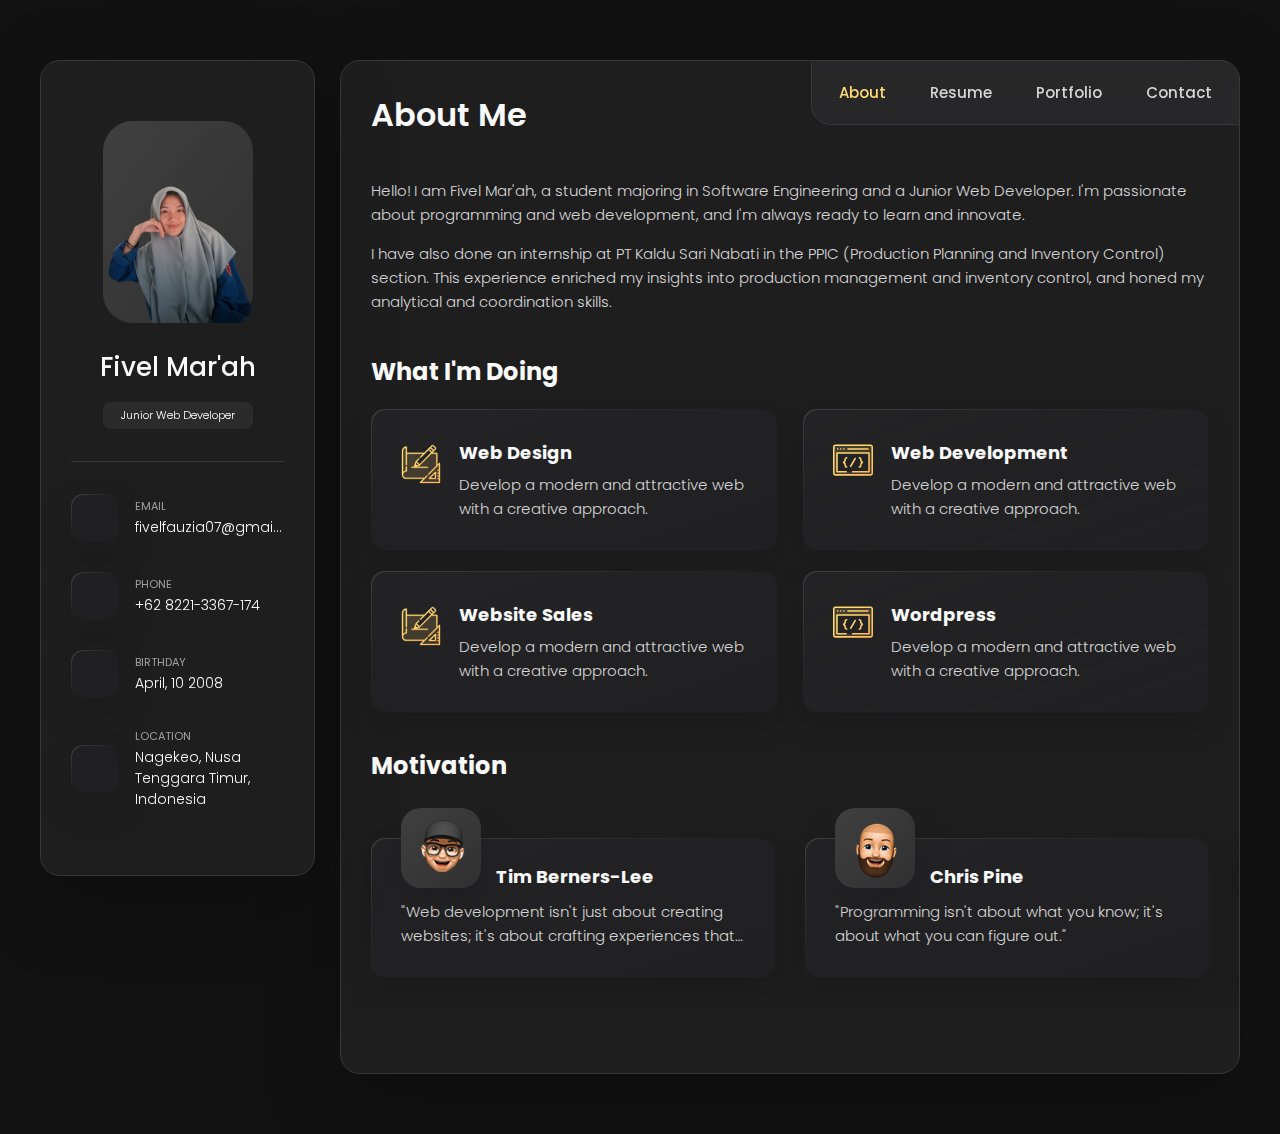
<file: index.html>
<!DOCTYPE html>
<html lang="en">
<head>
    <meta charset="UTF-8">
    <meta name="viewport" content="width=device-width, initial-scale=1.0">
    <title>Portfolio</title>

    <link rel="shortcut icon" href="img/logo.jpg" type="image/x-icon">

    <!--css link-->
    <link rel="stylesheet" href="style.css">
    <!--icon link-->
    <link rel="stylesheet" href="https://cdnjs.cloudflare.com/ajax/libs/font-awesome/6.5.2/css/all.min.css" integrity="sha512-SnH5WK+bZxgPHs44uWIX+LLJAJ9/2PkPKZ5QiAj6Ta86w+fsb2TkcmfRyVX3pBnMFcV7oQPJkl9QevSCWr3W6A==" crossorigin="anonymous" referrerpolicy="no-referrer" />
    <!--font link-->
    <link href="https://fonts.googleapis.com/css2?family=Poppins:wght@300;400;500;600&display=swap" rel="stylesheet">  
</head>
<body>
    <!-- main -->
        <main>
        
    <!-- sidebar -->
            <aside class="sidebar" data-sidebar>

                <div class="sidebar-info">

                    <figure class="avtar-box">
                        <img src="img/002.png" width="80">
                    </figure>

                    <div class="info-contents">
                        <h1 class="name" title="Fivel Mar'ah">Fivel Mar'ah</h1>
                        <p class="title">Junior Web Developer</p>
                    </div>

                    <button class="info-more-btn" data-sidebar-btn>
                        <span>Show Contacts</span>
                        <i class="fa-solid fa-chevron-down"></i>
                    </button>
                </div>

                <div class="sidebar-info-more">
                    <div class="separator"></div>
                    <ul class="contact-list">

                        <li class="contact-item">
                            <div class="icon-box">
                                <i class="fa-solid fa-envelope"></i>
                            </div>
                            <div class="contact-info">
                                <p class="contact-title">Email</p>
                                <a href="#" class="contact-link">fivelfauzia07@gmail.com</a>
                            </div>
                        </li>

                        <li class="contact-item">
                            <div class="icon-box">
                                <i class="fa-solid fa-phone"></i>
                            </div>
                            <div class="contact-info">
                                <p class="contact-title">Phone</p>
                                <a href="#" class="contact-link">+62 8221-3367-174</a>
                            </div>
                        </li>

                        <li class="contact-item">
                            <div class="icon-box">
                                <i class="fa-solid fa-calendar-day"></i>
                            </div>
                            <div class="contact-info">
                                <p class="contact-title">Birthday</p>
                               <time datetime="1997-06-16">April, 10 2008</time>
                            </div>
                        </li>

                        <li class="contact-item">
                            <div class="icon-box">
                                <i class="fa-solid fa-location-dot"></i>
                            </div>
                            <div class="contact-info">
                                <p class="contact-title">Location</p>
                                <address>Nagekeo, Nusa Tenggara Timur, Indonesia</address>
                            </div>
                        </li>

                    </ul>

                    <div class="separator"></div>

                    <ul class="social-list">

                        <li class="social-item">
                            <a href="#" class="social-link">
                                <i class="fa-brands fa-facebook"></i>
                            </a>
                        </li>

                        <li class="social-item">
                            <a href="#" class="social-link">
                                <i class="fa-brands fa-x-twitter"></i>
                            </a>
                        </li>

                        <li class="social-item">
                            <a href="#" class="social-link">
                                <i class="fa-brands fa-youtube"></i>
                            </a>
                        </li>

                        <li class="social-item">
                            <a href="#" class="social-link">
                                <i class="fa-brands fa-telegram"></i>
                            </a>
                        </li>

                        <li class="social-item">
                            <a href="#" class="social-link">
                                <i class="fa-brands fa-instagram"></i>
                            </a>
                        </li>

                    </ul>
                </div>
            </aside>

    <!-- main content -->

    <div class="main-content">

    <!-- navbar -->

    <nav class="navbar">
        <ul class="navbar-list">
            <li class="navbar-item">
                <button class="navbar-link active" data-nav-link>About</button>
            </li>

            <li class="navbar-item">
                <button class="navbar-link" data-nav-link>Resume</button>
            </li>

            <li class="navbar-item">
                <button class="navbar-link" data-nav-link>Portfolio</button>
            </li>

            <li class="navbar-item">
                <button class="navbar-link" data-nav-link>Contact</button>
            </li>
        </ul>
    </nav>

    <!-- about -->

    <article class="about active" data-page="about">

        <header>
            <h2 class="h2 article-title">About me</h2>
        </header>

        <section class="about-text">
            <p>
                Hello! I am Fivel Mar'ah, a student majoring in Software Engineering and a Junior Web Developer. I'm passionate about programming and web development, and I'm always ready to learn and innovate.
            </p>
            <p>
                I have also done an internship at PT Kaldu Sari Nabati in the PPIC (Production Planning and Inventory Control) section. This experience enriched my insights into production management and inventory control, and honed my analytical and coordination skills.
            </p>
        </section>

    

    <!-- service -->

    <section class="service">
        <h3 class="h3 service-title">What i'm doing</h3>
        <ul class="service-list">
            <li class="service-item">
                <div class="service-icon-box">
                    <img src="img/icon-design.svg" alt="design icon" width="40">
                </div>

                <div class="service-content-box">
                    <h4 class="h4 service-item-title">Web Design</h4>
                    <p class="service-item-text"> Develop a modern and attractive web with a creative approach.
                    </p>
                </div>
            </li>

            <li class="service-item">
                <div class="service-icon-box">
                    <img src="img/icon-dev.svg" alt="web development icon" width="40">
                </div>

                <div class="service-content-box">
                    <h4 class="h4 service-item-title">Web Development</h4>
                    <p class="service-item-text"> Develop a modern and attractive web with a creative approach.
                    </p>
                </div>
            </li>

            <li class="service-item">
                <div class="service-icon-box">
                    <img src="img/icon-design.svg" alt="design icon" width="40">
                </div>

                <div class="service-content-box">
                    <h4 class="h4 service-item-title">Website sales</h4>
                    <p class="service-item-text">Develop a modern and attractive web with a creative approach.</p>  
                </div>
            </li>

            <li class="service-item">
                <div class="service-icon-box">
                    <img src="img/icon-dev.svg" alt="web development icon" width="40">
                </div>

                <div class="service-content-box">
                    <h4 class="h4 service-item-title">Wordpress</h4>
                    <p class="service-item-text"> Develop a modern and attractive web with a creative approach.
                    </p>
                </div>
            </li>

        </ul>
    </section>

    <!-- testmonials -->

    <section class="testimonials">

        <h3 class="h3 testimonials-title">Motivation</h3>

        <ul class="testimonials-list has-scrollbar">

          <li class="testimonials-item">
            <div class="content-card" data-testimonials-item>

              <figure class="testimonials-avatar-box">
                <img src="img/avatar-1.png" alt="Tim Berners-Lee" width="60" data-testimonials-avatar>
              </figure>

              <h4 class="h4 testimonials-item-title" data-testimonials-title>Tim Berners-Lee</h4>

              <div class="testimonials-text" data-testimonials-text>
                <p>
                    "Web development isn't just about creating websites; it's about crafting experiences that can change the world."
                </p>
              </div>

            </div>
          </li>

          <li class="testimonials-item">
            <div class="content-card" data-testimonials-item>

              <figure class="testimonials-avatar-box">
                <img src="img/avatar-2.png" alt="Chris Pine" width="60" data-testimonials-avatar>
              </figure>

              <h4 class="h4 testimonials-item-title" data-testimonials-title>Chris Pine</h4>

              <div class="testimonials-text" data-testimonials-text>
                <p>
                    "Programming isn't about what you know; it's about what you can figure out."
                </p>
              </div>

            </div>
          </li>

          <li class="testimonials-item">
            <div class="content-card" data-testimonials-item>

              <figure class="testimonials-avatar-box">
                <img src="img/avatar-1.png" alt="Bill Gates" width="60" data-testimonials-avatar>
              </figure>

              <h4 class="h4 testimonials-item-title" data-testimonials-title>Bill Gates</h4>

              <div class="testimonials-text" data-testimonials-text>
                <p>
                    "Learning to write programs stretches your mind and helps you think better, creates a way of thinking about things that I think is helpful in all domains."
                </p>
              </div>

            </div>
          </li>

          <li class="testimonials-item">
            <div class="content-card" data-testimonials-item>

              <figure class="testimonials-avatar-box">
                <img src="img/avatar-2.png" alt="Grady Booch" width="60" data-testimonials-avatar>
              </figure>

              <h4 class="h4 testimonials-item-title" data-testimonials-title>Grady Booch</h4>

              <div class="testimonials-text" data-testimonials-text>
                <p>
                 "The function of good software is to make the complex appear to be simple."
                </p>
              </div>

            </div>
          </li>

        </ul>

      </section>
    
    <!-- testimonials modal -->

    <div class="modal-container" data-modal-container>

        <div class="overlay" data-overlay></div>

        <section class="testimonials-modal">

          <button class="modal-close-btn" data-modal-close-btn>
            <i class="fa-solid fa-xmark"></i>
          </button>

          <div class="modal-img-wrapper">
            <figure class="modal-avatar-box">
              <img src="img/avatar-1.png" alt="Daniel lewis" width="80" data-modal-img>
            </figure>

            <img src="img/icon-quote.svg" alt="quote icon">
          </div>

          <div class="modal-content">

            <h4 class="h3 modal-title" data-modal-title>Tim Berners-Lee</h4>

            <time datetime="2021-06-14">20 september, 2024</time>

            <div data-modal-text>
              <p>
                "Web development isn't just about creating websites; it's about crafting experiences that can change the world."
              </p>
            </div>

          </div>

        </section>
        </div>
   </article>

  <!-- resume -->

  <article class="resume" data-page="resume">

    <header>
        <h2 class="h2 article-title">Resume</h2>
    </header>

    <section class="timeline">
        <div class="title-wrapper">
            <div class="icon-box">
                <i class="fa-solid fa-book-open"></i>
            </div>

            <h3 class="h3">Education</h3>
        </div>

        <ol class="timeline-list">
            <li class="timeline-item">
                <h4 class="h4 timeline-item-title">Raudhatul Athfal Nuurussa'adah Marapokot</h4>
                <span>2013 - 2014</span>
                <p class="timeline-text">
                    I have studied at RA Nurussaadah Marapokot and appreciate the foundation of early education provided there.
                </p>
            </li>

            <li class="timeline-item">
                <h4 class="h4 timeline-item-title">Inpres Marapokot Elementary School</h4>
                <span>2014 - 2019</span>
                <p class="timeline-text">
                    I have studied at SDI Marapokot and feel very lucky for the opportunity to develop myself there.
                </p>
            </li>

            <li class="timeline-item">
                <h4 class="h4 timeline-item-title">Madrasah Tsanawiyah Negeri Nagekeo</h4>
                <span>2019 - 2021</span>
                <p class="timeline-text">
                    I have studied at MTsN Nagekeo and I am very grateful for the valuable experience I gained during that time.
                </p>
            </li>

        </ol>
    </section>



    <!-- skill -->

    <section class="skills">
        <h3 class="h3 skills-title">My skills</h3>

        <ul class="skills-list content-card">
            
            <li class="skills-item">
                <div class="title-wrapper">
                    <h5 class="h5">Web Development</h5>
                    <data value="85">75%</data>
                </div>

                <div class="skills-progress-bg">
                    <div class="skills-progress-fill" style="width: 80%;"></div>
                </div>
            </li>

            <li class="skills-item">
                <div class="title-wrapper">
                    <h5 class="h5">Wordpress</h5>
                    <data value="85">50%</data>
                </div>

                <div class="skills-progress-bg">
                    <div class="skills-progress-fill" style="width: 72%;"></div>
                </div>
            </li>

            <li class="skills-item">
                <div class="title-wrapper">
                    <h5 class="h5">Web Design</h5>
                    <data value="85">45%</data>
                </div>

                <div class="skills-progress-bg">
                    <div class="skills-progress-fill" style="width: 50%;"></div>
                </div>
            </li>

        </ul>
    </section>
  </article>

  <!-- portfolio -->

  <article class="portfolio" data-page="portfolio">

    <header>
        <h2 class="h2 article-title">Portfolio</h2>
    </header>

    <section class="projects">

        <ul class="filter-list">

            <li class="filter-item">
                <button class="active" data-filter-btn>All</button>
            </li>

            <li class="filter-item">
                <button data-filter-btn>Web design</button>
            </li>

            <li class="filter-item">
                <button data-filter-btn>Web developement</button>
            </li>

        </ul>

        <div class="filter-select-box">

            <button class="filter-select" data-select>

                <div class="select-valu" data-select-value>Select category</div>

                <div class="select-icon">
                    <i class="fa-solid fa-chevron-down"></i>
                </div>

            </button>

            <ul class="select-list">

                <li class="select-item">
                    <button data-select-item>All</button>
                </li>

                <li class="select-item">
                    <button data-select-item>Web design</button>
                </li>

            

                <li class="select-item">
                    <button data-select-item>Web developement</button>
                </li>

                
            </ul>

        </div>

        <ul class="project-list">

            <li class="project-item active" data-filter-item data-category="web design">
                <a href="projek/Jual/index.html">
                    <figure class="project-img">
                        <div class="project-item-icon-box">
                            <i class="fa-regular fa-eye"></i>
                        </div>
                        <img src="img/001.png" loading="lazy">
                    </figure> 
                    <h3 class="project-title">Beauty Shop</h3>
                    <p class="project-category">Web design</p>
                </a>
            </li>

            
            <li class="project-item active" data-filter-item data-category="web design">
                <a href="projek/Web2/index.html">
                    <figure class="project-img">
                        <div class="project-item-icon-box">
                            <i class="fa-regular fa-eye"></i>
                        </div>

                        <img src="img/003.png" loading="lazy">
                    </figure> 
                    <h3 class="project-title">Food Stores</h3>
                    <p class="project-category">Web design</p>
                </a>
            </li>

            
            <li class="project-item active" data-filter-item data-category="web developement">
                <a href="projek/Web1/index.html">
                    <figure class="project-img">
                        <div class="project-item-icon-box">
                            <i class="fa-regular fa-eye"></i>
                        </div>

                        <img src="img/004.png" loading="lazy">
                    </figure> 
                    <h3 class="project-title">Portofolio</h3>
                    <p class="project-category">Web developement</p>
                </a>
            </li>

            
            <li class="project-item active" data-filter-item data-category="web design">
                <a href="projek/web3/index.html">
                    <figure class="project-img">
                        <div class="project-item-icon-box">
                            <i class="fa-regular fa-eye"></i>
                        </div>

                        <img src="img/005.png" loading="lazy">
                    </figure> 
                    <h3 class="project-title">Food Stores</h3>
                    <p class="project-category">Web design</p>
                </a>
            </li>

            
            <li class="project-item active" data-filter-item data-category="web developement">
                <a href="projek/Porto/index.html">
                    <figure class="project-img">
                        <div class="project-item-icon-box">
                            <i class="fa-regular fa-eye"></i>
                        </div>

                        <img src="img/006.png" loading="lazy">
                    </figure> 
                    <h3 class="project-title">Portofolio</h3>
                    <p class="project-category">Web development</p>
                </a>
            </li>
        </ul>

    </section>

  </article>

  <!-- contact -->

  <article class="contact" data-page="contact">

    <header >
        <h2 class="h2 article-title">Contact</h2>
    </header>

    <section class="mapbox" data-mapbox>
        <iframe src="https://www.google.com/maps/embed?pb=!1m18!1m12!1m3!1d34781.266520259924!2d121.24621870598988!3d-8.53980096267832!2m3!1f0!2f0!3f0!3m2!1i1024!2i768!4f13.1!3m3!1m2!1s0x2db28b6c0dbda07d%3A0x491e74ae074c3cab!2smasjid%20%22Baiturrahman%22!5e0!3m2!1sid!2sid!4v1719551427178!5m2!1sid!2sid" width="400" height="300" style="border:0;" allowfullscreen="" loading="lazy" referrerpolicy="no-referrer-when-downgrade">
        </iframe>
    </section>

    <section class="contact-form">
        <h3 class="h3 form-title">Contact Form</h3>

        <form action="#" class="form" data-form>
            <div class="input-wrapper">
                <input type="text" name="fullname" class="form-input" placeholder="Full Name" required data-form-input>
                <input type="text" name="email" class="form-input" placeholder="Email address" required data-form-input>
            </div>

            <textarea name="message" class="form-input" required data-form-input></textarea>

            <button class="form-btn" type="Submit" disabled data-form-btn>
                <i class="fa-solid fa-paper-plane"></i>
                <span>Send Message</span>
            </button>
        </form>

    </section>

  </article>


    </div>
        </main>


    <!--js link-->
    <script src="main.js"></script>
</body>
</html>
</file>
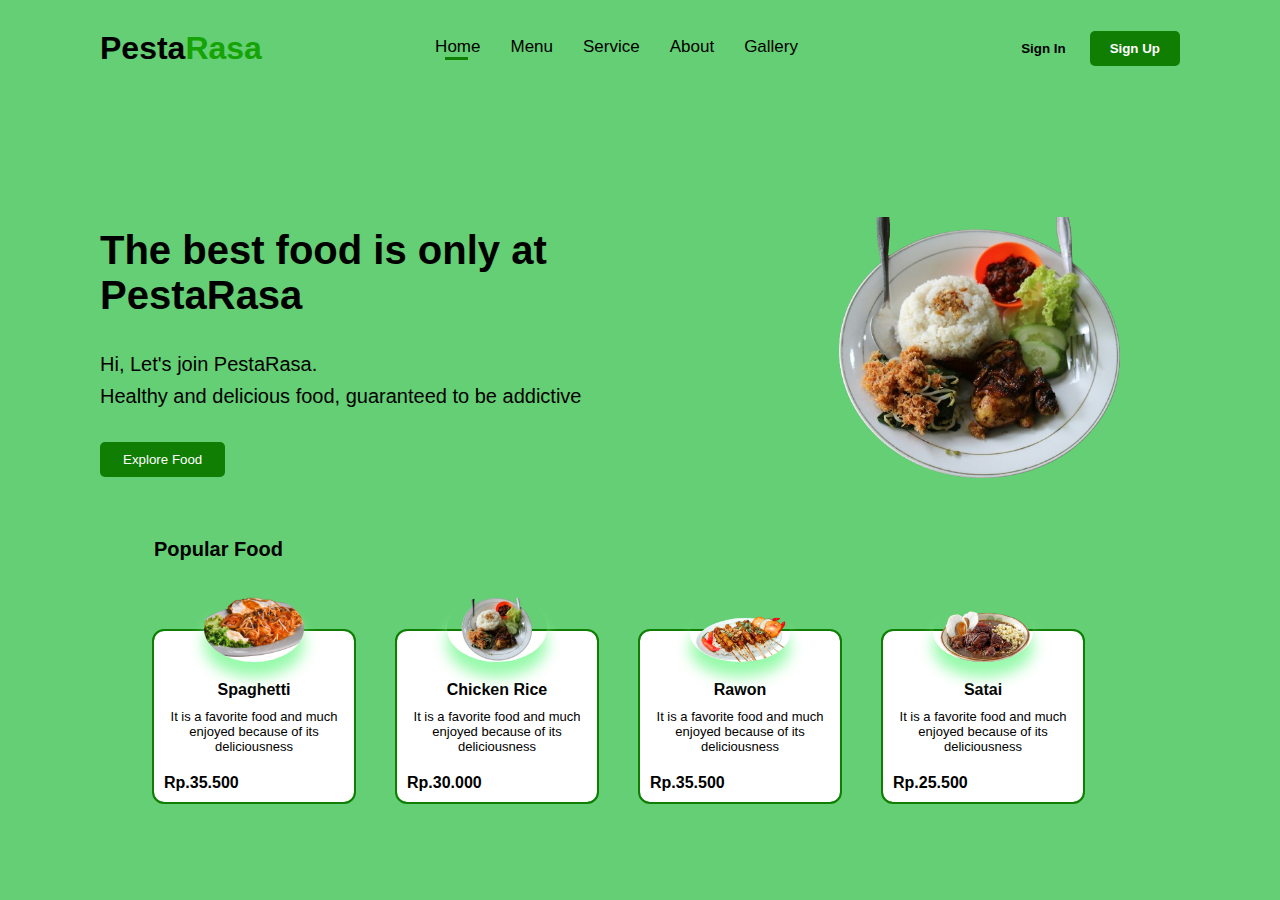
<file: projek/web3/index.html>
<!DOCTYPE html>
<html lang="en">
<head>
    <meta charset="UTF-8">
    <meta name="viewport" content="width=device-width, initial-scale=1.0">
    <link rel="stylesheet" href="style.css">
    <link rel="shortcut icon" href="image/logo.jpg" type="image/x-icon">
    <title>Pesta Rasa</title>
</head>
<body>
    <section class="menu">
        <div class="nav">
            <div class="logo">
                <h1>Pesta<span>Rasa</span></h1>
            </div>
            <ul>
                <li><a class="active" href="">Home</a></li>
                <li><a href="">Menu</a></li>
                <li><a href="">Service</a></li>
                <li><a href="">About</a></li>
                <li><a href="">Gallery</a></li>
            </ul>
            <div>
                <input class="signin" type="submit" value="Sign In" name="singin">
                <input class="signup" type="submit" value="Sign Up" name="singup">
            </div>  
        </div>
    </section>
    <section class="grid">
        <div class="content">
            <div class="content-left">
                <div class="info">
                    <h2>The best food is only at <br>PestaRasa</h2>
                    <p>Hi, Let's join PestaRasa.<br> 
                        Healthy and delicious food, guaranteed to be addictive</p>
                </div>
                <button>Explore Food</button>
            </div>
            <div class="content-right">
                <img src="image/002.png" alt="">
            </div>
        </div>
    </section>
    <section class="category">
        <div class="list-items">
            <h3>Popular Food</h3>
            <div class="card-list">
                <div class="card">
                    <img src="image/001.png" alt="">
                    <div class="food-title">
                        <h1>Spaghetti</h1>
                    </div>
                    <div class="desc-food">
                        <p>It is a favorite food and much enjoyed because of its deliciousness</p>
                    </div>
                    <div class="price">
                        <span>Rp.35.500</span>
                    </div>
                </div>

                <div class="card">
                    <img src="image/002.png" alt="">
                    <div class="food-title">
                        <h1>Chicken Rice</h1>
                    </div>
                    <div class="desc-food">
                        <p>It is a favorite food and much enjoyed because of its deliciousness</p>
                    </div>
                    <div class="price">
                        <span>Rp.30.000</span>
                    </div>
                </div>

                <div class="card">
                    <img src="image/003.png" alt="">
                    <div class="food-title">
                        <h1>Rawon</h1>
                    </div>
                    <div class="desc-food">
                        <p>It is a favorite food and much enjoyed because of its deliciousness</p>
                    </div>
                    <div class="price">
                        <span>Rp.35.500</span>
                    </div>
                </div>

                <div class="card">
                    <img src="image/005.png" alt="">
                    <div class="food-title">
                        <h1>Satai</h1>
                    </div>
                    <div class="desc-food">
                        <p>It is a favorite food and much enjoyed because of its deliciousness</p>
                    </div>
                    <div class="price">
                        <span>Rp.25.500</span>
                    </div>
                </div>
            </div>
        </div>
    </section>
</body>
</html>
</file>
<file: style.css>
:root{

    /* gradient */
  
    --bg-gradient-onyx: linear-gradient(
      to bottom right, 
      hsl(240, 1%, 25%) 3%, 
      hsl(0, 0%, 19%) 97%
    );
    --bg-gradient-jet: linear-gradient(
      to bottom right, 
      hsla(240, 1%, 18%, 0.251) 0%, 
      hsla(240, 2%, 11%, 0) 100%
    ), hsl(240, 2%, 13%);
    --bg-gradient-yellow-1: linear-gradient(
      to bottom right, 
      hsl(45, 100%, 71%) 0%, 
      hsla(36, 100%, 69%, 0) 50%
    );
    --bg-gradient-yellow-2: linear-gradient(
      135deg, 
      hsla(45, 100%, 71%, 0.251) 0%, 
      hsla(35, 100%, 68%, 0) 59.86%
    ), hsl(240, 2%, 13%);
    --border-gradient-onyx: linear-gradient(
      to bottom right, 
      hsl(0, 0%, 25%) 0%, 
      hsla(0, 0%, 25%, 0) 50%
    );
    --text-gradient-yellow: linear-gradient(
      to right, 
      hsl(45, 100%, 72%), 
      hsl(35, 100%, 68%)
    );

        /* solid */
  
        --jet: hsl(0, 0%, 22%);
        --onyx: hsl(240, 1%, 17%);
        --eerie-black-1: hsl(240, 2%, 13%);
        --eerie-black-2: hsl(240, 2%, 12%);
        --smoky-black: hsl(0, 0%, 7%);
        --white-1: hsl(0, 0%, 100%);
        --white-2: hsl(0, 0%, 98%);
        --orange-yellow-crayola: hsl(45, 100%, 72%);
        --vegas-gold: hsl(45, 54%, 58%);
        --light-gray: hsl(0, 0%, 84%);
        --light-gray-70: hsla(0, 0%, 84%, 0.7);
        --bittersweet-shimmer: hsl(0, 43%, 51%);

         /* typography */
  
    /* font-family */
    --ff-poppins: 'Poppins', sans-serif;
  
    /* font-size */
    --fs-1: 24px;
    --fs-2: 18px;
    --fs-3: 17px;
    --fs-4: 16px;
    --fs-5: 15px;
    --fs-6: 14px;
    --fs-7: 13px;
    --fs-8: 11px;
  
    /* font-weight */
    --fw-300: 300;
    --fw-400: 400;
    --fw-500: 500;
    --fw-600: 600;
  
    /* shadow */
    
    --shadow-1: -4px 8px 24px hsla(0, 0%, 0%, 0.25);
    --shadow-2: 0 16px 30px hsla(0, 0%, 0%, 0.25);
    --shadow-3: 0 16px 40px hsla(0, 0%, 0%, 0.25);
    --shadow-4: 0 25px 50px hsla(0, 0%, 0%, 0.15);
    --shadow-5: 0 24px 80px hsla(0, 0%, 0%, 0.25);
  
    
     /* transition */
  
    --transition-1: 0.25s ease;
    --transition-2: 0.5s ease-in-out;
  


}

/* reset */

*,
*::after,
*::before{
    margin: 0;
    padding: 0;
    box-sizing: border-box;
}

a{
    text-decoration: none;
}

li{
    list-style: none;
}

img, a, i, button, time, span{
    display: block;
}

button{
    font: inherit;
    background: none;
    border: none;
    font: inherit;
}

input, textarea{
    display: block;
    width: 100%;
    background: none;
    font: inherit;
}

::selection{
    background: var(--orange-yellow-crayola);
    color: var(--smoky-black);
}

:focus {
    outline-color: var(--orange-yellow-crayola);
}

html{
    font-family: var(--ff-poppins);
}

body{
    background: var(--smoky-black);
}

/* reused style */

.sidebar,
article{
    background: var(--eerie-black-2);
    border: 1px solid var(--jet);
    border-radius: 20px;
    padding: 15px;
    box-shadow: var(--shadow-1);
    z-index: 1;
}

.separator{
    width: 100%;
    height: 1px;
    background: var(--jet);
    margin: 16px 0;
}

.icon-box{
    position: relative;
    background: var(--border-gradient-onyx);
    width: 30px;
    height: 30px;
    border-radius: 8px;
    display: flex;
    justify-content: center;
    align-items: center;
    font-size: 16px;
    color: var(--orange-yellow-crayola);
    box-shadow: var(--shadow-1);
    z-index: 1;
}

.icon-box::before{
    content: '';
    position: absolute;
    inset: 1px;
    background: var(--eerie-black-1);
    border-radius: inherit;
    z-index: -1;
}

.icon-box i {--ionicon-strock-width:35px;}

article{
    display: none;
}

article.active{
    display: block;
    animation: fade 0.5s ease backwards;
}

@keyframes fade {
    0%{
        opacity: 0;
    }
    100%{
        opacity: 1;
    }
}

.h2,
.h3,
.h4,
.h5{
    color: var(--white-2);
    text-transform: capitalize;
}

.h2{
    font-size: var(--fs-1);
}

.h3{
    font-size: var(--fs-2);
}

.h4{
    font-size: var(--fs-4);
}

.h5{
    font-size: var(--fs-7);
    font-weight: var(--fw-500);
}

.article-title{
    position: relative;
    padding-bottom: 7px;
}

.article-title::after{
    contain: "";
    position: absolute;
    bottom: 0;
    left: 0;
    width: 30px;
    height: 3px;
    background: var(--text-gradient-yellow);
    border-radius: 3px;
}

.has-scrollbar::-webkit-scrollbar {
    width: 5px; /* for vertical scrollbar */
    height: 5px; /* for horizontal scrollbar */
  }
  
  .has-scrollbar::-webkit-scrollbar-track {
    background: var(--onyx);
    border-radius: 5px;
  }
  
  .has-scrollbar::-webkit-scrollbar-thumb {
    background: var(--orange-yellow-crayola);
    border-radius: 5px;
  }
  
  .has-scrollbar::-webkit-scrollbar-button { width: 20px; }
  
  
  .content-card {
    position: relative;
    background: var(--border-gradient-onyx);
    padding: 15px;
    padding-top: 45px;
    border-radius: 14px;
    box-shadow: var(--shadow-2);
    cursor: pointer;
    z-index: 1;
  }
  
  .content-card::before {
    content: "";
    position: absolute;
    inset: 1px;
    background: var(--bg-gradient-jet);
    border-radius: inherit;
    z-index: -1;
  }
  

/* main */

main{
    margin: 15px 12px;
    margin-bottom: 75px;
    min-width: 259px;
}

/* sidebar */

.sidebar{
    margin-bottom: 15px;
    max-height: 112px;
    overflow: hidden;
    transition: var(--transition-2);
}

.sidebar.active{max-height: 405px;}

.sidebar-info{
    position: relative;
    display: flex;
    justify-content: flex-start;
    align-items: center;
    gap: 15px;
}

.avtar-box{
    background: var(--bg-gradient-onyx);
    border-radius: 20px;
}

.info-contents .name{
    color: var(--white-2);
    font-size: var(--fs-3);
    font-weight: var(--fw-500);
    letter-spacing: -0.25;
    margin-bottom: 10px;
}

.info-contents .title{
    color: var(--white-1);
    background: var(--onyx);
    font-size: var(--fs-8);
    font-weight: var(--fw-300);
    width: max-content;
    padding: 3px 12px;
    border-radius: 8px;
}

.info-more-btn{
    position: absolute;
    top: -15px;
    right: -15px;
    border-radius: 0 15px;
    font-style: 13px;
    color: var(--orange-yellow-crayola);
    background: var(--border-gradient-onyx);
    padding: 10px;
    box-shadow: var(--shadow-2);
    transition: var(--transition-1);
    z-index: 1;
}

.info-more-btn::before{
    content: "";
    position: absolute;
    inset: 1px;
    border-radius: inherit;
    background: var(--bg-gradient-jet);
    transition: var(--transition-1);
    z-index: -1;
}

.info-more-btn:hover,
.info-more-btn:focus{
    background: var(--bg-gradient-yellow-1);
}

.info-more-btn:hover::before,
.info-more-btn:focus::before{
    background: var(--bg-gradient-yellow-2);
}

.info-more-btn span{display: none;}

.sidebar-info-more{
    opacity: 0;
    visibility: hidden;
    transition: var(--transition-2);
}

.sidebar.active .sidebar-info-more{
    opacity: 1;
    visibility: visible;
}

.contact-list{
    display: grid;
    grid-template-columns: 1fr;
    gap: 16px;
}

.contact-item{
    min-width: 100%;
    display: flex;
    align-items: center;
    gap: 16px;
}

.contact-info{
    max-width: calc(100% - 46px);
    width: calc(100% - 46px);
}

.contact-title{
    color: var(--light-gray-70);
    font-size: var(--fs-8);
    text-transform: uppercase;
    margin-bottom: 2px;
}

.contact-info :is(.contact-link, time, address){
    color: var(--white-2);
    font-size: var(--fs-7);
}

.contact-info address{
    font-style: normal;
}

.social-list{
    display: flex;
    justify-content: flex-start;
    align-items: center;
    gap: 16px;
    padding-bottom: 4px;
    padding-left: 7px;
}

.social-item .social-link{
    color: var(--light-gray-70);
    font-size: 18px;
}

.social-item .social-link:hover{
    color: var(--light-gray);
}

/* navbar */

.navbar{
    position: fixed;
    bottom: 0;
    left: 0;
    width: 100%;
    background: hsla(240, 1%, 17%, 0.75);
    backdrop-filter: blur(10px);
    border: 1px solid var(--jet);
    border-radius: 12px 12px 0 0;
    box-shadow: var(--shadow-2);
    z-index: 5;
}

.navbar-list{
    display: flex;
    flex-wrap: wrap;
    justify-content: center;
    align-items: center;
    padding: 0 10px;
}

.navbar-link{
    color: var(--light-gray);
    font-size: var(--fs-5);
    padding: 20px 7px;
    transition: color var(--transition-1);
}

.navbar-link:hover,
.navbar-link:focus{
    color: var(--light-gray-70);
}

.navbar-link.active{
    color: var(--orange-yellow-crayola);
}

/* about */

.about .article-title{
    margin-bottom: 15px;
}

.about-text{
    color: var(--light-gray);
    font-size: var(--fs-6);
    font-weight: var(--fw-300);
    line-height: 1.6;
}

.about-text p {
    margin-bottom: 15px;
}

/* service */

.service{
    margin-bottom: 35px;
}

.service-title{
    margin-bottom: 20px;
}

.service-list{
    display: grid;
    grid-template-columns: 1fr;
    gap: 20px;
}

.service-item{
    position: relative;
    background: var(--border-gradient-onyx);
    padding: 20px;
    border-radius: 14px;
    box-shadow: var(--shadow-2);
    z-index: 1;
}

.service-item::before{
    content: "";
    position: absolute;
    inset: 1px;
    background: var(--bg-gradient-jet);
    border-radius: inherit;
    z-index: -1;
}

.service-icon-box{
    margin-bottom: 10px;
}

.service-icon-box img{
    margin: auto;
}

.service-content-box{
    text-align: center;
}

.service-item-title{
    margin-bottom: 7px;
}

.service-item-text{
    color: var(--light-gray);
    font-size: var(--fs-6);
    font-weight: var(--fw-300);
    line-height: 1.6;
}

/* testmonials */

.testimonials { margin-bottom: 30px; }

.testimonials-title { margin-bottom: 20px; }

.testimonials-list {
  display: flex;
  justify-content: flex-start;
  align-items: flex-start;
  gap: 15px;
  margin: 0 -15px;
  padding: 25px 15px;
  padding-bottom: 35px;
  overflow-x: auto;
  scroll-behavior: smooth;
  overscroll-behavior-inline: contain;
  scroll-snap-type: inline mandatory;
}

.testimonials-item {
  min-width: 100%;
  scroll-snap-align: center;
}

.testimonials-avatar-box {
  position: absolute;
  top: 0;
  left: 0;
  transform: translate(15px, -25px);
  background: var(--bg-gradient-onyx);
  border-radius: 14px;
  box-shadow: var(--shadow-1);
}

.testimonials-item-title { margin-bottom: 7px; }

.testimonials-text {
  color: var(--light-gray);
  font-size: var(--fs-6);
  font-weight: var(--fw-300);
  line-height: 1.6;
  display: -webkit-box;
  line-clamp: 4;
  -webkit-line-clamp: 4;
  -webkit-box-orient: vertical;
  overflow: hidden;
}

/* testimonials modal */

.modal-container {
    position: fixed;
    top: 0;
    left: 0;
    width: 100%;
    height: 100%;
    display: flex;
    justify-content: center;
    align-items: center;
    overflow-y: auto;
    overscroll-behavior: contain;
    z-index: 20;
    pointer-events: none;
    visibility: hidden;
  }
  
  .modal-container::-webkit-scrollbar { display: none; }
  
  .modal-container.active {
    pointer-events: all;
    visibility: visible;
  }
  
  .overlay {
    position: fixed;
    top: 0;
    left: 0;
    width: 100%;
    height: 100vh;
    background: hsl(0, 0%, 5%);
    opacity: 0;
    visibility: hidden;
    pointer-events: none;
    z-index: 1;
    transition: var(--transition-1);
  }
  
  .overlay.active {
    opacity: 0.8;
    visibility: visible;
    pointer-events: all;
  }
  
  .testimonials-modal {
    background: var(--eerie-black-2);
    position: relative;
    padding: 15px;
    margin: 15px 12px;
    border: 1px solid var(--jet);
    border-radius: 14px;
    box-shadow: var(--shadow-5);
    transform: scale(1.2);
    opacity: 0;
    transition: var(--transition-1);
    z-index: 2;
  }
  
  .modal-container.active .testimonials-modal {
    transform: scale(1);
    opacity: 1;
  }
  
  .modal-close-btn {
    position: absolute;
    top: 15px;
    right: 15px;
    background: var(--onyx);
    border-radius: 8px;
    width: 32px;
    height: 32px;
    display: flex;
    justify-content: center;
    align-items: center;
    color: var(--white-2);
    font-size: 18px;
    opacity: 0.7;
  }
  
  .modal-close-btn:hover,
  .modal-close-btn:focus { opacity: 1; }
  
  .modal-close-btn i { --ionicon-stroke-width: 50px; }
  
  .modal-avatar-box {
    background: var(--bg-gradient-onyx);
    width: max-content;
    border-radius: 14px;
    margin-bottom: 15px;
    box-shadow: var(--shadow-2);
  }
  
  .modal-img-wrapper > img { display: none; }
  
  .modal-title { margin-bottom: 4px; }
  
  .modal-content time {
    font-size: var(--fs-6);
    color: var(--light-gray-70);
    font-weight: var(--fw-300);
    margin-bottom: 10px;
  }
  
  .modal-content p {
    color: var(--light-gray);
    font-size: var(--fs-6);
    font-weight: var(--fw-300);
    line-height: 1.6;
  }
  
  /* resume */

  .article-title{
    margin-bottom: 30px;
  }

  .timeline{
    margin-bottom: 30px;
  }

  .timeline .title-wrapper{
    display: flex;
    align-items: center;
    gap: 15px;
    margin-bottom: 25px;
  }

  .timeline-list{
    font-size: var(--fs-6);
    margin-left: 45px;
  }

  .timeline-item{
    position: relative;
  }

  .timeline-item:not(:last-child){
    margin-bottom: 20px;
  }

  .timeline-item-title{
    font-size: var(--fs-6);
    line-height: 1.3;
    margin-bottom: 7px;
  }

  .timeline-list span{
    color: var(--vegas-gold);
    font-weight: var(--fw-400);
    line-height: 1.6;
  }

  .timeline-item:not(:last-child)::before{
    content: "";
    position: absolute;
    top: -25px;
    left: -30px;
    width: 1px;
    height: calc(100% + 50px);
    background: var(--jet);
  }



  .timeline-item::after{
    content: "";
    position: absolute;
    top: 5px;
    left: -33px;
    height: 6px;
    width: 6px;
    background: var(--text-gradient-yellow);
    border-radius: 50%;
    box-shadow:  0 0 0 4px var(--jet);
  }

  .timeline-text{
    color: var(--light-gray);
    font-weight: var(--fw-300);
    line-height: 1.6;
  }

  /* skill */

  .skills-title{
    margin-bottom: 20px;
  }

  .skills-list{
    padding: 20px;
  }

  .skills-item:not(:last-child){
    margin-bottom: 15px;
  }

  .skills .title-wrapper{
    display: flex;
    align-items: center;
    gap: 5px;
    margin-bottom: 8px;
  }

  .skills .title-wrapper data{
    color: var(--light-gray);
    font-size: var(--fs-7);
    font-weight: var(--fw-300);
  }

  .skills-progress-bg{
    background: var(--jet);
    width: 100%;
    height: 8px;
    border-radius: 10px;
  }

  .skills-progress-fill{
    background: var(--text-gradient-yellow);
    height: 100%;
    border-radius: inherit;
  }

  /* portfolio */

  .filter-list{
    display: none;
  }

  .filter-select-box{
    position: relative;
    margin-bottom: 25px;
  }

  .filter-select{
    background: var(--eerie-black-2);
    color: var(--light-gray);
    display: flex;
    justify-content: space-between;
    align-items: center;
    width: 100%;
    padding: 12px 16px;
    border: 1px solid var(--jet);
    border-radius: 14px;
    font-size: var(--fs-6);
    font-weight: var(--fw-300);
  }

  .filter-select.active .select-icon{
    transform: rotate(0.5turn);
  }

  .select-list{
    border: var(--eerie-black-2);
    position: absolute;
    top: calc(100% + 6px);
    width: 100%;
    padding: 6px;
    border: 1px solid var(--jet);
    border-radius: 14px;
    z-index: 2;
    opacity: 0;
    visibility: hidden;
    pointer-events: none;
    transition: 0.15s ease-in-out;
  }

  .filter-select.active + .select-list{
    opacity: 1;
    visibility: visible;
    pointer-events: all;
  }

  .select-item button{
    background: var(--eerie-black-2);
    color: var(--light-gray);
    font-size: var(--fs-6);
    font-weight: var(--fw-300);
    text-transform: capitalize;
    width: 100%;
    padding: 8px 10px;
    border-radius: 8px;
  }

  .select-item button:hover{
    --eerie-black-2: hsl(240, 2%, 20%); 
 } 


 .project-item{
  display: none;
 }

 .project-item.active{
  display: block;
  animation: scaleUp 0.25s ease forwards;
 } 

 @keyframes scaleUp {
  0%{
    transform: scale(0.5);
  }

  100%{
    transform: scale(1);
  }
 }

 .project-item > a{
  width: 100%;
 }

 .project-img{
  position: relative;
  width: 100%;
  height: 200px;
  border-radius: 16px;
  overflow: hidden;
  margin-bottom: 15px;
 }

 .project-img::before{
  content: "";
  position: absolute;
  top: 0;
  left: 0;
  width: 100%;
  height: 100%;
  background: transparent;
  z-index: 1;
  transition: var(--transition-1);
 }

 .project-item > a:hover .project-img::before{
  background: hsla(0, 0%, 0%, 0.5);
 }

 .project-item-icon-box{
  --scale:0.8;
  background: var(--jet);
  color: var(--orange-yellow-crayola);
  position: absolute;
  top: 50%;
  left: 50%;
  transform: translate(-50%, -50%) scale(var(--scale));
  font-size: 20px;
  padding: 18px;
  border-radius: 12px;
  opacity: 0;
  z-index: 1;
  transition: var(--transition-1);
 }

 .project-item > a:hover .project-item-icon-box{
  --scale:1;
  opacity: 1;
 }

 .project-img img{
  width: 100%;
  height: 100%;
  object-fit: cover;
  transition: var(--transition-1);
 }

 .project-item > a:hover img{
   transform: scale(1.1);
 }

 .project-title,
 .project-category{
  margin-left: 10px;
 }

 .project-title{
  color: var(--white-2);
  font-size: var(--fs-5);
  font-weight: var(--fw-400);
  text-transform: capitalize;
  line-height: 1.3;
 }

 .project-category{
  color: var(--light-gray-70);
  font-size: var(--fs-6);
  font-weight: var(--fw-300);
 }


 /* contact */

 .mapbox{
  position: relative;
  height: 250px;
  width: 100%;
  border-radius: 16px;
  margin-bottom: 30px;
  border: 1px solid var(--jet);
 }

 .mapbox figure{
  height: 100%;
 }

 .mapbox iframe{
  width: 100%;
  height: 100%;
  border: none;
  filter: grayscale(1) invert(1);
 }

 .contact-form{
  margin-bottom: 10px;

 }

 .form-title{
  margin-bottom: 20px;
 }

 .input-wrapper{
  display: grid;
  grid-template-columns: 1fr;
  gap:25px;
  margin-bottom: 25px;
 }

 .form-input{
  color: var(--white-2);
  font-size: var(--fs-6);
  padding: 13px 20px;
  border: 1px solid var(--jet);
  border-radius: 14px;
  outline: none;
 }

 .form-input::placeholder{
  font-weight: var(--fw-500);
 }

 .form-input:focus{
  border-color: var(--orange-yellow-crayola);
 }

 textarea.form-input{
  min-height: 100px;
  height: 120px;
  max-height: 200px;
  resize: vertical;
  margin-bottom: 25px;
 }

 textarea.form-input::-webkit-resizer{
  display: none;
 }

 .form-input:focus:invalid{
  border-color: var(--bittersweet-shimmer);
 }

 .form-btn{
  position: relative;
  width: 100%;
  background: var(--border-gradient-onyx);
  color: var(--orange-yellow-crayola);
  display: flex;
  justify-content: center;
  align-items: center;
  gap: 10px;
  padding: 13px 20px;
  border-radius: 14px;
  font-size: var(--fs-6);
  text-transform: capitalize;
  box-shadow: var(--shadow-3);
  z-index: 1;
  transition: var(--transition-1);
 }

 .form-btn::before{
  content: '';
  position: absolute;
  inset: 1px;
  background: var(--bg-gradient-jet);
  border-radius: inherit;
  z-index: -1;
  transition: var(--transition-1);
 }

 .form-btn:hover{
  background: var(--bg-gradient-yellow-1);
 }

 .form-btn:hover::before{
  background: var(--bg-gradient-yellow-2);
 }

 .form-btn:disabled{
  opacity: 0.7;
  cursor: not-allowed;
 }

 .form-btn:disabled:hover{
  background: var(--bg-gradient-onyx);
 }

 .form-btn:disabled:hover::before{
  background: var(--bg-gradient-jet);
 }

 /* responsive */

 /* larger then 450px seceen */

 @media (min-width: 450px) {

  .clients-items{
    min-width: calc(33.33% - 10px);
  }

  .project-img,
  .blog-banner-box{
    height: auto;
  }
 }

 /* larger then 580px */

 @media (min-width: 580px){

  :root{
    --fs-1: 32px;
    --fs-2: 24px;
    --fs-3: 26px;
    --fs-4: 18px;
    --fs-5: 15px;
    --fs-6: 15px;
    --fs-7: 12px;
       
  }

  .sidebar,
  article{
    width: 520px;
    margin-inline: auto;
    padding: 30px;
  }

  .article-title{
    font-weight: var(--fw-600);
    padding-bottom: 15px;
  }

  .article-title:after{
    width: 40px;
    height: 5px;

  }

  .icon-box{
    width: 48px;
    height: 48px;
    border-radius: 12px;
    font-size: 18px;
  }

  main{
    margin-top: 60px;
    margin-bottom: 100px;
  }

  .sidebar{
    max-height: 180px;
    margin-bottom: 30px;
  }

  .sidebar.active{
    max-height: 584px;
  }

  .sidebar-info{
    gap: 25px;
  }

  .avtar-box{
    border-radius: 30px;
  }

  .avtar-box img {
    width: 120px;
  }

  .info-contents .name{
    margin-bottom: 15px;
  }

  .info-contents .title{
    padding: 5px 18px;
  }

  .info-more-btn{
    top:-30px;
    right: -30px;
    padding: 10px 15px;
  }

  .info-more-btn span{
    display: block;
    font-size: var(--fs-8);
  }

  .info-more-btn i {
    display: none;
  }
  
  .separator {
    margin: 32px 0;
  }

  .contact-list{
    gap: 20px;
  }

  .contact-info{
    max-width: calc(100% - 64px);
    width: calc(100% - 64px);
  }

  .navbar{
    border-radius: 20px 20px 0 0;
  }

  .navbar-list {
    gap: 20px;
  }

  .navbar-link{
    -fs-7:14px;
  }


  .about .article-title {
    margin-bottom: 20px;
  }

  .about-text{
    margin-bottom: 40px;
  }

  .service-item{
    display: flex;
    justify-content: flex-start;
    align-items: flex-start;
    gap: 18px;
    padding: 30px;
  }

  .service-icon-box{
    margin-bottom: 0;
    margin-top: 5px;
  }

  .service-content-box{
    text-align: left;
  }

  .testimonials-title {
    margin-bottom: 25px;

  }

  .testimonials-list{
    gap: 30px;
    margin: 0 -30px;
    padding: 30px;
    padding-bottom: 35px;
  }

  .content-card{
    padding: 30px;
    padding-top: 25px;
  }

  .testimonials-avatar-box{
    transform: translate(30px, -30px);
    border-radius: 20px;
  }

  .testimonials-avatar-box img {
    width: 80px;
  }

  .testimonials-item-title{
    margin-bottom: 10px;
    margin-left: 95px;
  }

  .testimonials-text{
    line-clamp: 2;
    -webkit-line-clamp: 2;
  }

  .modal-container{
    padding: 20px;
  }

  .testimonials-modal{
    display: flex;
    justify-content: flex-start;
    align-items: stretch;
    gap:25px;
    padding: 30px;
    border-radius: 20px;
  }

  .modal-img-wrapper{
    display: flex;
    flex-direction: column;
    align-items: center;
  }

  .modal-avatar-box{
    border-radius: 18px;
    margin-bottom: 0;
  }

  .modal-avatar-box img{
    width: 65px;
  }

  .modal-img-wrapper > img{
    display: flex;
    flex-grow: 1;
    width: 35px;
  }

  

  .timeline-list{
    margin-left: 65px;
  }

  .timeline-item:not(:last-child)::before{
    left: -40px;
  }

  .timeline-item::after{
    height: 8px;
    width: 8px;
    left: -43px;
  }

  .skills-item:not(:last-child){
    margin-bottom: 25px;
  }

  .project-img,
  .blog-banner-box{
    border-radius: 16px;
  }

  .blog-posts-list{
    gap: 30px;

  }

  .blog-content{
    padding: 25px;
  }

  .mapbox{
    height: 380px;
    border-radius: 18px;
  }

  .input-wrapper{
    gap:30px;
    margin-bottom: 30px;
  }

  .form-input{
    padding: 15px 20px;
  }

  textarea.form-input{
    margin-bottom: 30px;
  }

  .form-btn{
    --fs-6:16px;
    padding: 16px 20px;
  }

  .form-btn i {
    font-size: 18px;
  }

 }

 /* larger then 768px */

 @media (min-width: 768px){

  .sidebar,
  article{
    width: 700px;

  }

  .has-scrollbar::-webkit-scrollbar-button{
    width: 100px;
  }

  .contact-list{
    grid-template-columns: 1fr 1fr;
    gap: 30px 15px;
  }

  .navbar-link{
    --fs-7:15px
  }

  .testimonials-modal{
    gap: 35px;
    max-width: 680px;
  }

  .modal-avatar-box img{
    width: 80px;
  }

  .article-title {
    padding-bottom: 20px;
  }

  .filter-select-box{
    display: none;
  }

  .filter-list{
    display: flex;
    justify-content: flex-start;
    align-items: center;
    gap: 25px;
    padding-left: 5px;
    margin-bottom: 30px;
  }

  .filter-item button {
    color:  var(--light-gray);
    font-size: var(--fs-5);
    transition: var(--transition-1);
  }

  .filter-item button:hover {
    color: var(--light-gray-70);
  }

  .filter-item button.active{
    color: var(--orange-yellow-crayola);
  }

  .project-list,
  .blog-posts-list{
    grid-template-columns: 1fr 1fr;
  }

  .input-wrapper {
    grid-template-columns: 1fr 1fr;
  }

  .form-btn{
    width: max-content;
    margin-left: auto;

  }
}

/* larger then 1024px */

@media (min-width: 1024px){

  :root{
    --shadow-1:-4px 8px 24px hsla(0, 0%, 0%, 0.125);
    --shadow-2: 0 16px 30px hsla(0, 0%, 0%, 0.125);
    --shadow-1: 0 16px 40px hsla(0, 0%, 0%, 0.125);
  }

  .sidebar,
  article{
    width: 950px;
    box-shadow: var(--shadow-5);
  }

  main {
    margin-bottom:  60px;
  }

  .main-content{
    position: relative;
    width: max-content;
    margin: auto;
  }

  .navbar{
    position: absolute;
    bottom: auto;
    top: 0;
    left: auto;
    right: 0;
    width: max-content;
    border-radius:  0 20px;
    box-shadow: none;
  }

  .navbar-list{
    gap: 30px;
    padding:0 20px;
  }

  .navbar-link{
    font-weight: var(--fw-500);
  }

  .service-list{
    grid-template-columns: 1fr 1fr;
    gap: 20px 25px;
  }

  .testimonials-item{
    min-width: calc(50% - 15px);
  }

  

  .project-list{
    grid-template-columns: repeat(3, 1fr);
  }

  .blog-banner-box{
    height: 230px;
  }
}

@media (min-width: 1250px) {

  body::-webkit-scrollbar {
    width: 20px;
  }

  body::-webkit-scrollbar-track{
    background: var(--smoky-black);
  }

  body::-webkit-scrollbar-thumb{
    border: 5px solid var(--smoky-black);
    background: hsla(0, 0%, 100%, 0.1);
    border-radius: 20px;
    box-shadow: inset 1px 1px 0 hsla(0, 0%, 100%, 0.11),
                inset -1px -1px 0 hsla(0, 0%, 100%, 0.11);
  }

  body::-webkit-scrollbar-thumb:hover{
    background: hsla(0, 0%, 100%, 0.15);
  }

  body::-webkit-scrollbar-button{
    height: 60px;
  }

  .sidebar,
  article{
    width: auto;
  }

  article{
    min-height: 100%;
  }

  main{
    max-width: 1200px;
    margin-inline: auto;
    display: flex;
    justify-content: center;
    align-items: stretch;
    gap: 25px;
  }

  .main-content{
    min-width: 75%;
    width: 75%;
    margin: 0;
  }

  .sidebar{
    position: sticky;
    top: 60px;
    max-height: max-content;
    height: 100%;
    padding-top: 60px;
    z-index: 10;
  }

  .sidebar-info{
    flex-direction: column;
  }

  .avtar-box img{
    width: 150px;
  }

  .info-contents .name{
    white-space: nowrap;
    text-align: center;
  }

  .info-contents .title{
    margin: auto;
  }

  .info-more-btn{
    display: none;
  }

  .sidebar-info-more{
    opacity: 1;
    visibility: visible;
  }

  .contact-list{
    grid-template-columns: 1fr;
  }

  .contact-info :is(.contact-link){
    white-space: nowrap;
    overflow: hidden;
    text-overflow: ellipsis;
  }

  .contact-info :is(.contact-link, time, address){
    --fs-7:14px;
    font-weight: var(--fw-300);
  }

  .separator:last-of-type{
    margin: 15px 0;
    opacity: 0;
  }

  .social-list {
    justify-content: center;
  }

  .timeline-text{
    max-width: 700px;
  }
  
}
</file>
<file: projek/web3/style.css>
*,::after,::before{
    margin: 0;
    padding: 0;
    box-sizing: border-box;
}

body {
    margin: 0 100px;
    background-color: #64cf74;
} 
/* menu */
.nav {
    width: 100%;
    display: flex;
    justify-content: space-between;
    align-items: center;
    padding: 30px 0;
}

.nav .logo h1 {
    font-weight: 600;
    font-family: sans-serif;
    color: #000000;
}

.nav .logo span {
    color : rgb(22, 163, 6);
}

.nav ul{
    display: flex;
    list-style: none;
}

.nav ul li {
    margin-right: 30px;
}

.nav ul li a{
    text-decoration: none;
    color: black;
    font-weight: 500;
    font-family: sans-serif;
    font-size: 17px;
    &:hover {
        color: #0f7339;
    }
}

/* active */

.nav ul .active::after{
    content: '';
    width: 50%;
    height: 3px;
    background-color: rgb(16, 125, 3);
    display: flex;
    position: relative;
    margin-left: 10px;
}

/* input */

input {
    padding: 10px 20px;
    cursor: pointer;
    font-weight: 600;
}

.signin {
    background: transparent;
    border: none;
}

.signup {
    background-color: rgb(16, 125, 3);
    color: #ffffff;
    outline: none;
    border: none;
    border-radius: 5px;
    &:hover {
        color: rgb(16, 125, 3);
        background-color: #ffffff;
    }
}

/* content */

.content {
    display: grid;
    grid-template-columns: 50% auto;
    gap: 30px;
    margin-top: 120px;
    align-items: center;
    justify-content: space-between;
    width: 100%;
}

.content .content-left {
    display: block;
    width: 100%;
}

.content .content-left .info {
    max-width: 100%;
    display: flex;
    flex-direction: column;
}

.content .content-left .info h2 {
    font-size: 40px;
    font-family: sans-serif;
    margin-bottom: 30px;
}

.content .content-left .info p {
    font-size: 20px;
    line-height: 2pc;
    margin-bottom: 30px;
    font-family: sans-serif;
}

/* button */

.content .content-left button {
    padding: 10px 23px;
    background-color: rgb(16, 125, 3);
    color: #ffffff;
    border-radius: 5px;
    border: none;
    cursor: pointer;
    &:hover {
        color: rgb(16, 125, 3);
        background-color: #ffffff;
    }
}

/* image */

.content .content-right {
    display: block;
    width: 100%;
}

.content .content-right img {
    width: 400px;
    height: auto;
    position: relative;
    user-select: none;
    animation: rotate 10s linear infinite;
}

/* animation */

@keyframes rotate {
    0%{
        transform: rotate(0deg);
    }
    100%{
        transform: rotate(360deg);
    }
}

/* cards */

.category {
    width: 100%;
    display: flex;
    margin-bottom: 50px;
    justify-content: center;
}

.category .list-items {
    width: 90%;
    position: relative;
    margin-top: 50px;
}

.category .list-items h3 {
    font-size: 20px;
    font-weight: 600;
    font-family: sans-serif;
    margin-bottom: 70px;
}

.category .list-items .card-list {
    display: grid;
    grid-template-columns: repeat(4, 1fr);
}
.category .card-list .card {
    width: 200px;
    height: auto;
    display: block;
    padding: 10px;
    border-radius: 10px;
    position: relative ;
    background: #ffffff;
    outline: 2px solid rgb(16, 125, 3);
}

.category .card-list .card img {
    width: 100px;
    height: auto;
    bottom: 140px;
    left: 50px;
    object-fit: cover;
    object-position: center;
    background-repeat: no-repeat;
    position: absolute;
    box-shadow: 0 15px 15px #96faaa;
    border-radius: 50%;
}

.category .card-list .card .food-title {
    padding: 40px 0 10px;
}

.category .card-list .card .food-title h1 {
    text-align: center;
    font-weight: bold;
    font-size: 16px;
    font-family: sans-serif;
}

.category .card .desc-food p {
    font-size: 13px;
    text-align: center;
    font-weight: 500;
    margin-bottom: 20px;
    font-family: sans-serif;
}

.category .card .price {
    display: flex;
    align-items: center;
    justify-content: space-between;
}

.category .card .price span {
    font-weight: 600;
    font-family: sans-serif;
}
</file>
